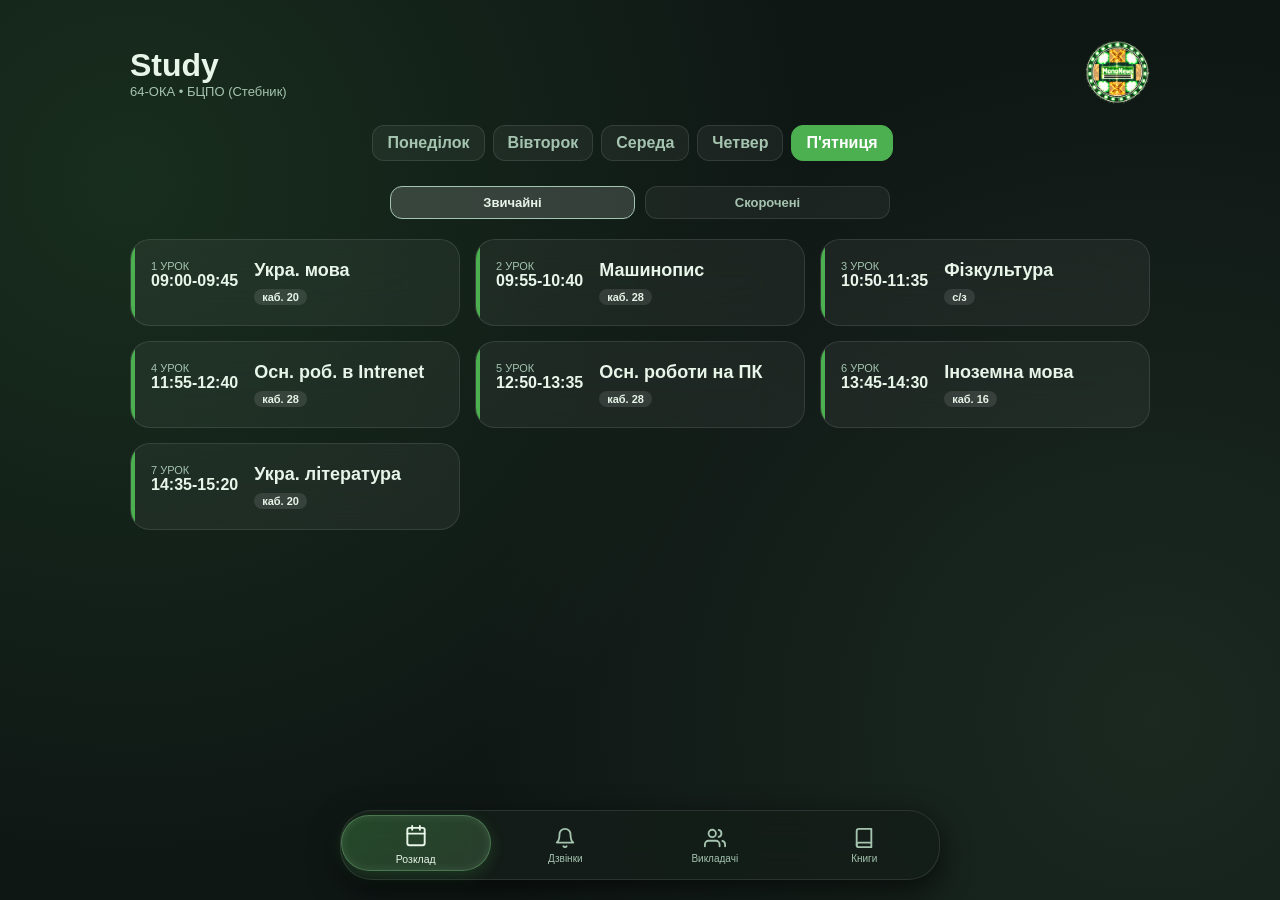
<file: study/index.html>
<!DOCTYPE html>
<html lang="uk">
<head>
    <meta charset="UTF-8">
    <meta name="viewport" content="width=device-width, initial-scale=1.0, maximum-scale=1.0, user-scalable=no">
    <title>Study - БЦПО 64-ОКА</title>
    
    <link rel="manifest" href="manifest.json">
    <meta name="theme-color" content="#4CAF50">
    <meta name="apple-mobile-web-app-capable" content="yes">
    <meta name="apple-mobile-web-app-title" content="Study">
    <meta name="apple-mobile-web-app-status-bar-style" content="black-translucent">
    <link rel="apple-touch-icon" href="stamp.png">

    <style>
        :root {
            --bg: #0f1715;
            --glass: rgba(255, 255, 255, 0.05);
            --glass-border: rgba(255, 255, 255, 0.1);
            --primary: #4CAF50;
            --accent: #81C784;
            --text: #E8F5E9;
            --text-muted: #A5C4B0;
            --danger: #FF5252;
        }
        
        body.theme-independence {
            --bg: #0a1930;
            --primary: #0057B7;
            --accent: #FFD700;
            --glass: rgba(255, 255, 255, 0.08);
            --glass-border: rgba(255, 215, 0, 0.3);
        }

        * { box-sizing: border-box; margin: 0; padding: 0; font-family: -apple-system, BlinkMacSystemFont, "Segoe UI", Roboto, sans-serif; -webkit-tap-highlight-color: transparent; }
        body { background: var(--bg); background-image: radial-gradient(circle at 10% 20%, rgba(76, 175, 80, 0.15) 0%, transparent 50%), radial-gradient(circle at 90% 80%, rgba(129, 199, 132, 0.1) 0%, transparent 50%); color: var(--text); min-height: 100vh; display: flex; justify-content: center; transition: background 0.5s; overflow-x: hidden; }
        
        .app-container { width: 100%; max-width: 430px; padding: 20px 20px 130px 20px; position: relative; }
        
        header { display: flex; justify-content: space-between; align-items: center; margin-bottom: 20px; margin-top: 10px; transition: 0.3s; }
        .header-title h1 { font-size: 24px; font-weight: 800; }
        .header-title p { font-size: 13px; color: var(--text-muted); }
        .stamp-img { width: 65px; height: 65px; border-radius: 50%; object-fit: cover; mix-blend-mode: screen; filter: contrast(1.2); transition: 0.3s; }

        .days-nav { display: flex; gap: 8px; overflow-x: auto; padding-bottom: 10px; margin-bottom: 15px; padding-right: 15px; scrollbar-width: thin; }
        .days-nav::-webkit-scrollbar { height: 4px; }
        .days-nav::-webkit-scrollbar-thumb { background: var(--glass-border); border-radius: 4px; }
        .day-btn { padding: 8px 14px; border-radius: 12px; background: var(--glass); border: 1px solid var(--glass-border); color: var(--text-muted); font-weight: 600; cursor: pointer; transition: 0.2s; white-space: nowrap; flex-shrink: 0; }
        .day-btn.active { background: var(--primary); color: white; border-color: var(--primary); }

        .schedule-mode-toggle { display: flex; gap: 10px; margin-bottom: 15px; }
        .schedule-mode-toggle button { flex: 1; padding: 8px; border-radius: 12px; background: var(--glass); border: 1px solid var(--glass-border); color: var(--text-muted); cursor: pointer; font-weight: 600; font-size: 13px; transition: 0.2s; }
        .schedule-mode-toggle button.active { background: rgba(255,255,255,0.15); color: var(--text); border-color: var(--text-muted); }

        .substitution-alert { background: rgba(255, 82, 82, 0.15); border: 1px solid rgba(255, 82, 82, 0.3); backdrop-filter: blur(20px); border-radius: 16px; padding: 16px; margin-bottom: 20px; display: none; animation: pulse 2s infinite alternate; align-items: center; gap: 12px; }
        .substitution-alert.show { display: flex; }
        @keyframes pulse { 0% { box-shadow: 0 0 0 0 rgba(255, 82, 82, 0.2); } 100% { box-shadow: 0 0 0 10px rgba(255, 82, 82, 0); } }
        .sub-text h3 { color: var(--danger); font-size: 15px; margin-bottom: 4px; }
        .sub-text p { font-size: 13px; color: var(--text); line-height: 1.4; }

        .class-card { 
            background: var(--glass); backdrop-filter: blur(24px); border: 1px solid var(--glass-border); 
            border-radius: 20px; padding: 16px; margin-bottom: 12px; display: flex; gap: 16px; 
            position: relative; transition: transform 0.3s cubic-bezier(0.34, 1.56, 0.64, 1), box-shadow 0.3s; 
            cursor: pointer; overflow: hidden;
        }
        .class-card:hover { transform: scale(1.02); box-shadow: 0 10px 25px rgba(0,0,0,0.3); z-index: 10; }
        .class-card::before { content: ''; position: absolute; top: 0; left: 0; width: 4px; height: 100%; background: var(--primary); border-radius: 4px 0 0 4px; }
        .class-card.is-sub { background: rgba(255, 82, 82, 0.05); border-color: rgba(255, 82, 82, 0.2); }
        .class-card.is-sub::before { background: var(--danger); }
        
        .time-col { display: flex; flex-direction: column; min-width: 75px; }
        .time-start { font-weight: bold; font-size: 14px; }
        .time-start.short-time { color: var(--accent); }
        .lesson-num { font-size: 11px; color: var(--text-muted); text-transform: uppercase; }
        
        .info-col { flex: 1; display: flex; flex-direction: column; justify-content: center; }
        .info-col h3 { font-size: 16px; margin-bottom: 4px; }
        .room-badge { display: inline-block; background: rgba(255,255,255,0.1); padding: 2px 8px; border-radius: 8px; font-size: 11px; margin-top: 4px; font-weight: 600; align-self: flex-start; }
        
        .sub-badge { color: var(--danger); font-size: 12px; font-weight: bold; margin-top: 4px; display: flex; align-items: center; gap: 6px; }
        .sub-badge svg { width: 14px; height: 14px; stroke: currentColor; fill: none; stroke-width: 2; stroke-linecap: round; stroke-linejoin: round; }
        .old-info { text-decoration: line-through; opacity: 0.5; font-size: 12px; margin-top: 2px; display: block; }
        
        .time-info {
            max-height: 0; opacity: 0; overflow: hidden; transition: all 0.3s ease;
            font-size: 12px; font-weight: 600; margin-top: 0;
            display: flex; align-items: center; gap: 6px;
        }
        .class-card:hover .time-info { max-height: 30px; opacity: 1; margin-top: 8px; }
        .time-info svg { width: 14px; height: 14px; stroke: currentColor; fill: none; stroke-width: 2; stroke-linecap: round; stroke-linejoin: round; }

        .bell-toggle { display: flex; gap: 10px; margin-bottom: 20px; }
        .bell-toggle button { flex: 1; padding: 10px; border-radius: 12px; background: var(--glass); border: 1px solid var(--glass-border); color: var(--text); cursor: pointer; font-weight: 600; }
        .bell-toggle button.active { background: var(--primary); border-color: var(--primary); color: white; }
        
        .bell-row { display: flex; justify-content: space-between; align-items: center; padding: 12px 16px; background: var(--glass); border: 1px solid var(--glass-border); border-radius: 12px; margin-bottom: 8px; }
        .bell-num { font-weight: bold; color: var(--accent); width: 30px; }
        .bell-time { flex: 1; font-size: 15px; }
        .bell-break { font-size: 12px; color: var(--text-muted); background: rgba(255,255,255,0.1); padding: 2px 8px; border-radius: 6px; }

        .teacher-card { background: var(--glass); backdrop-filter: blur(24px); border: 1px solid var(--glass-border); border-radius: 16px; padding: 16px; margin-bottom: 12px; }
        .teacher-card h3 { font-size: 16px; margin-bottom: 6px; color: var(--primary); }
        .teacher-card .subjects { font-size: 13px; color: var(--text); margin-bottom: 8px; line-height: 1.4; }
        .teacher-card .room { display: inline-flex; align-items: center; gap: 6px; font-size: 12px; font-weight: 600; color: var(--accent); background: rgba(129, 199, 132, 0.1); padding: 4px 10px; border-radius: 8px; }
        .teacher-card .room svg { width: 14px; height: 14px; stroke: currentColor; fill: none; stroke-width: 2; }

        .book-card { display: flex; gap: 16px; background: var(--glass); backdrop-filter: blur(24px); border: 1px solid var(--glass-border); border-radius: 16px; padding: 12px; margin-bottom: 12px; }
        .book-cover { width: 80px; height: 110px; border-radius: 8px; object-fit: cover; background: rgba(255,255,255,0.1); display: flex; align-items: center; justify-content: center; color: var(--text-muted); font-size: 24px; flex-shrink: 0; }
        .book-cover img { width: 100%; height: 100%; object-fit: cover; border-radius: 8px; }
        .book-info { flex: 1; display: flex; flex-direction: column; justify-content: center; }
        .book-info h3 { font-size: 15px; margin-bottom: 4px; line-height: 1.3; }
        .book-info p { font-size: 12px; color: var(--text-muted); margin-bottom: 10px; }
        .book-actions { display: flex; gap: 8px; }
        .btn-book { padding: 6px 12px; border-radius: 8px; font-size: 12px; font-weight: 600; text-decoration: none; display: inline-flex; align-items: center; gap: 4px; }
        .btn-read { background: var(--primary); color: white; }
        .btn-download { background: rgba(255,255,255,0.1); color: var(--text); }

        .liquid-nav-container {
            position: fixed; bottom: 20px; left: 50%; transform: translateX(-50%);
            width: calc(100% - 40px); max-width: 390px; height: 64px;
            background: rgba(20, 30, 25, 0.85);
            backdrop-filter: blur(30px); -webkit-backdrop-filter: blur(30px);
            border: 1px solid var(--glass-border);
            border-radius: 32px;
            box-shadow: 0 10px 30px rgba(0,0,0,0.6);
            z-index: 100; display: flex; justify-content: space-around; align-items: center;
            touch-action: none; transition: 0.3s;
        }

        .nav-blob {
            position: absolute; top: 4px; left: 0;
            width: calc(100% / 4);
            height: 56px;
            background: linear-gradient(135deg, rgba(76, 175, 80, 0.3), rgba(129, 199, 132, 0.2));
            border: 1px solid rgba(129, 199, 132, 0.4);
            border-radius: 28px;
            backdrop-filter: blur(10px);
            box-shadow: 0 4px 15px rgba(76, 175, 80, 0.2), inset 0 0 10px rgba(255,255,255,0.1);
            transition: transform 0.4s cubic-bezier(0.34, 1.56, 0.64, 1);
            z-index: 1;
            pointer-events: none;
        }

        .nav-item {
            position: relative; z-index: 2; flex: 1; height: 100%;
            display: flex; flex-direction: column; justify-content: center; align-items: center;
            color: var(--text-muted); font-size: 10px; cursor: pointer;
            transition: color 0.3s, transform 0.3s;
        }
        .nav-item.active { color: var(--text); transform: scale(1.05); }
        .nav-icon svg { width: 22px; height: 22px; stroke: currentColor; fill: none; stroke-width: 2; stroke-linecap: round; stroke-linejoin: round; transition: transform 0.3s; margin-bottom: 2px; }
        .nav-item.active .nav-icon svg { transform: translateY(-2px); }

        .screen { display: none; } .screen.active { display: block; animation: fadeIn 0.3s ease; }
        @keyframes fadeIn { from { opacity: 0; transform: translateY(10px); } to { opacity: 1; transform: translateY(0); } }

        /* УМНАЯ АДАПТАЦИЯ ДЛЯ ПЛАНШЕТОВ И АЛЬБОМНОГО РЕЖИМА */
        @media (min-width: 700px), (orientation: landscape) and (min-height: 400px) {
            .app-container { max-width: 1100px; padding: 30px 40px 160px 40px; }
            header { margin-bottom: 20px; }
            .header-title h1 { font-size: 32px; }
            .days-nav { justify-content: center; }
            .schedule-mode-toggle { max-width: 500px; margin: 0 auto 20px auto; }
            
            #scheduleList { 
                display: grid; 
                grid-template-columns: repeat(auto-fill, minmax(320px, 1fr)); 
                gap: 15px; 
            }
            .class-card { margin-bottom: 0; padding: 20px; }
            .info-col h3 { font-size: 18px; }
            .time-start { font-size: 16px; }
            
            .liquid-nav-container { max-width: 600px; height: 70px; bottom: 20px; }
            #teachersList, #booksList { 
                display: grid; 
                grid-template-columns: repeat(auto-fill, minmax(320px, 1fr)); 
                gap: 15px; 
            }
            .teacher-card, .book-card { margin-bottom: 0; }
        }
    </style>
</head>
<body>

<div class="app-container">
    <header>
        <div class="header-title">
            <h1>Study</h1>
            <p>64-ОКА • БЦПО (Стебник)</p>
        </div>
        <img src="stamp.png" alt="Logo" class="stamp-img">
    </header>

    <div id="tab-schedule" class="screen active">
        <div class="days-nav" id="daysNav"></div>
        <div class="schedule-mode-toggle">
            <button id="btnModeRegular" class="active" onclick="setScheduleMode('regular')">Звичайні</button>
            <button id="btnModeShort" onclick="setScheduleMode('short')">Скорочені</button>
        </div>
        <div class="substitution-alert" id="subAlert">
            <div style="color: #FF5252;">
                <svg width="24" height="24" viewBox="0 0 24 24" fill="none" stroke="currentColor" stroke-width="2" stroke-linecap="round" stroke-linejoin="round"><path d="M10.29 3.86L1.82 18a2 2 0 0 0 1.71 3h16.94a2 2 0 0 0 1.71-3L13.71 3.86a2 2 0 0 0-3.42 0z"></path><line x1="12" y1="9" x2="12" y2="13"></line><line x1="12" y1="17" x2="12.01" y2="17"></line></svg>
            </div>
            <div class="sub-text">
                <h3>Увага! Заміни</h3>
                <p id="subAlertText"></p>
            </div>
        </div>
        <div id="scheduleList"></div>
    </div>

    <div id="tab-bells" class="screen">
        <h2 style="margin-bottom: 15px;">Розклад дзвінків</h2>
        <div class="bell-toggle">
            <button id="btnRegular" class="active" onclick="switchBells('regular')">Звичайні</button>
            <button id="btnShort" onclick="switchBells('short')">Скорочені</button>
        </div>
        <div id="bellsList"></div>
    </div>

    <div id="tab-teachers" class="screen">
        <h2 style="margin-bottom: 15px;">Викладачі</h2>
        <div id="teachersList"></div>
    </div>

    <div id="tab-books" class="screen">
        <h2 style="margin-bottom: 15px;">Бібліотека</h2>
        <div id="booksList"></div>
    </div>
</div>

<div class="liquid-nav-container" id="liquidNav">
    <div class="nav-blob" id="navBlob"></div>
    
    <div class="nav-item active" data-index="0" onclick="switchTab('schedule', this, 0)">
        <span class="nav-icon">
            <svg viewBox="0 0 24 24"><rect x="3" y="4" width="18" height="18" rx="2" ry="2"></rect><line x1="16" y1="2" x2="16" y2="6"></line><line x1="8" y1="2" x2="8" y2="6"></line><line x1="3" y1="10" x2="21" y2="10"></line></svg>
        </span>
        <span>Розклад</span>
    </div>
    <div class="nav-item" data-index="1" onclick="switchTab('bells', this, 1)">
        <span class="nav-icon">
            <svg viewBox="0 0 24 24"><path d="M18 8A6 6 0 0 0 6 8c0 7-3 9-3 9h18s-3-2-3-9"></path><path d="M13.73 21a2 2 0 0 1-3.46 0"></path></svg>
        </span>
        <span>Дзвінки</span>
    </div>
    <div class="nav-item" data-index="2" onclick="switchTab('teachers', this, 2)">
        <span class="nav-icon">
            <svg viewBox="0 0 24 24"><path d="M17 21v-2a4 4 0 0 0-4-4H5a4 4 0 0 0-4 4v2"></path><circle cx="9" cy="7" r="4"></circle><path d="M23 21v-2a4 4 0 0 0-3-3.87"></path><path d="M16 3.13a4 4 0 0 1 0 7.75"></path></svg>
        </span>
        <span>Викладачі</span>
    </div>
    <div class="nav-item" data-index="3" onclick="switchTab('books', this, 3)">
        <span class="nav-icon">
            <svg viewBox="0 0 24 24"><path d="M4 19.5A2.5 2.5 0 0 1 6.5 17H20"></path><path d="M6.5 2H20v20H6.5A2.5 2.5 0 0 1 4 19.5v-15A2.5 2.5 0 0 1 6.5 2z"></path></svg>
        </span>
        <span>Книги</span>
    </div>
</div>

<script src="data.js"></script>

<script>
    const ICONS = {
        warning: `<svg viewBox="0 0 24 24"><path d="M10.29 3.86L1.82 18a2 2 0 0 0 1.71 3h16.94a2 2 0 0 0 1.71-3L13.71 3.86a2 2 0 0 0-3.42 0z"></path><line x1="12" y1="9" x2="12" y2="13"></line><line x1="12" y1="17" x2="12.01" y2="17"></line></svg>`,
        clock: `<svg viewBox="0 0 24 24"><circle cx="12" cy="12" r="10"></circle><polyline points="12 6 12 12 16 14"></polyline></svg>`,
        play: `<svg viewBox="0 0 24 24"><polygon points="5 3 19 12 5 21 5 3"></polygon></svg>`,
        check: `<svg viewBox="0 0 24 24"><polyline points="20 6 9 17 4 12"></polyline></svg>`,
        location: `<svg viewBox="0 0 24 24"><path d="M21 10c0 7-9 13-9 13s-9-6-9-13a9 9 0 0 1 18 0z"></path><circle cx="12" cy="10" r="3"></circle></svg>`,
        book: `<svg viewBox="0 0 24 24"><path d="M4 19.5A2.5 2.5 0 0 1 6.5 17H20"></path><path d="M6.5 2H20v20H6.5A2.5 2.5 0 0 1 4 19.5v-15A2.5 2.5 0 0 1 6.5 2z"></path></svg>`
    };

    const daysOfWeek = ["Понеділок", "Вівторок", "Середа", "Четвер", "П'ятниця"];
    let currentDay = "Понеділок";
    let isShortenedMode = false; 

    document.addEventListener('DOMContentLoaded', () => {
        checkHoliday();
        const today = new Date().getDay(); 
        if (today >= 1 && today <= 5) {
            currentDay = daysOfWeek[today - 1];
        }
        renderDaysNav();
        renderSchedule();
        renderBells(regularBells); 
        renderTeachers();
        renderBooks();
        setInterval(updateCardTimes, 60000); 
        
        setTimeout(() => moveBlob(0), 100);
    });

    function checkHoliday() {
        const now = new Date();
        const month = String(now.getMonth() + 1).padStart(2, '0');
        const day = String(now.getDate()).padStart(2, '0');
        const dateKey = `${month}-${day}`;
        if (holidays && holidays[dateKey] && dateKey === "08-24") {
            document.body.classList.add('theme-independence');
        }
    }

    function renderDaysNav() {
        const nav = document.getElementById('daysNav');
        nav.innerHTML = '';
        daysOfWeek.forEach(day => {
            const btn = document.createElement('div');
            btn.className = `day-btn ${day === currentDay ? 'active' : ''}`;
            btn.innerText = day;
            btn.onclick = () => {
                currentDay = day;
                renderDaysNav();
                renderSchedule();
            };
            nav.appendChild(btn);
        });
    }

    function setScheduleMode(mode) {
        isShortenedMode = (mode === 'short');
        document.getElementById('btnModeRegular').classList.toggle('active', !isShortenedMode);
        document.getElementById('btnModeShort').classList.toggle('active', isShortenedMode);
        renderSchedule();
    }

    function getMinutesText(mins) {
        if (mins % 10 === 1 && mins % 100 !== 11) return `${mins} хвилину`;
        if ([2, 3, 4].includes(mins % 10) && ![12, 13, 14].includes(mins % 100)) return `${mins} хвилини`;
        return `${mins} хвилин`;
    }

    function updateCardTimes() {
        const now = new Date();
        const currentMins = now.getHours() * 60 + now.getMinutes();
        document.querySelectorAll('.class-card').forEach(card => {
            const timeInfo = card.querySelector('.time-info');
            if (!timeInfo) return;
            const startMins = parseInt(card.dataset.start);
            const endMins = parseInt(card.dataset.end);
            
            if (currentDay === daysOfWeek[now.getDay() - 1]) {
                if (currentMins >= startMins && currentMins < endMins) {
                    const endTimeStr = card.querySelector('.time-start').innerText.split('-')[1];
                    timeInfo.innerHTML = `${ICONS.play} Зараз триває (до ${endTimeStr})`;
                    timeInfo.style.color = "var(--primary)";
                } else if (currentMins < startMins) {
                    const diff = startMins - currentMins;
                    timeInfo.innerHTML = `${ICONS.clock} До початку ${getMinutesText(diff)}`;
                    timeInfo.style.color = "var(--accent)";
                } else {
                    timeInfo.innerHTML = `${ICONS.check} Вже закінчилась`;
                    timeInfo.style.color = "var(--text-muted)";
                }
            } else {
                timeInfo.innerHTML = ""; 
            }
        });
    }

    function renderSchedule() {
        const list = document.getElementById('scheduleList');
        const alertBox = document.getElementById('subAlert');
        const alertText = document.getElementById('subAlertText');
        
        list.innerHTML = '';
        alertBox.classList.remove('show');

        const now = new Date();
        const currentDayIndex = daysOfWeek.indexOf(currentDay);
        const todayIndex = now.getDay() - 1; 
        const diffDays = currentDayIndex - todayIndex;
        const targetDate = new Date(now);
        targetDate.setDate(now.getDate() + diffDays);
        
        const yyyy = targetDate.getFullYear();
        const mm = String(targetDate.getMonth() + 1).padStart(2, '0');
        const dd = String(targetDate.getDate()).padStart(2, '0');
        const dateStr = `${yyyy}-${mm}-${dd}`;

        const daySchedule = weeklySchedule[currentDay] || [];
        const todaySubs = substitutions[dateStr];

        if (todaySubs && todaySubs.length > 0) {
            alertBox.classList.add('show');
            alertText.innerText = `На цей день є зміни. Перевірте розклад!`;
        }

        if (daySchedule.length === 0) {
            list.innerHTML = '<p style="text-align:center; color: var(--text-muted); margin-top: 20px;">Пар немає. Відпочиваємо! 🎉</p>';
            return;
        }

        daySchedule.forEach((lesson) => {
            let sub = null;
            if (todaySubs) {
                sub = todaySubs.find(s => s.num === lesson.num);
            }

            let displayTime = lesson.time;
            if (isShortenedMode) {
                const shortBell = shortBells.find(b => b.num === lesson.num);
                if (shortBell) displayTime = shortBell.time.replace(/\s+/g, '');
            }

            const [startH, startM] = displayTime.split('-')[0].split(':');
            const [endH, endM] = displayTime.split('-')[1].split(':');
            const startMins = parseInt(startH) * 60 + parseInt(startM);
            const endMins = parseInt(endH) * 60 + parseInt(endM);

            const card = document.createElement('div');
            card.className = `class-card ${sub ? 'is-sub' : ''}`;
            card.dataset.start = startMins;
            card.dataset.end = endMins;
            
            // ЗДЕСЬ ИЗМЕНЕНО "пара" НА "урок"
            let html = `
                <div class="time-col">
                    <span class="lesson-num">${lesson.num} урок</span>
                    <span class="time-start ${isShortenedMode ? 'short-time' : ''}">${displayTime}</span>
                </div>
                <div class="info-col">
            `;

            if (sub) {
                html += `
                    <h3>${sub.subject}</h3>
                    <span class="sub-badge">${ICONS.warning} Заміна</span>
                    <span class="old-info">Було: ${lesson.subject}</span>
                `;
            } else {
                html += `
                    <h3>${lesson.subject}</h3>
                    ${lesson.room ? `<span class="room-badge">${lesson.room}</span>` : ''}
                `;
            }

            html += `<div class="time-info"></div></div>`;
            card.innerHTML = html;
            list.appendChild(card);
        });

        updateCardTimes();
    }

    function renderBells(data) {
        const list = document.getElementById('bellsList');
        list.innerHTML = '';
        data.forEach(bell => {
            const row = document.createElement('div');
            row.className = 'bell-row';
            row.innerHTML = `
                <div class="bell-num">${bell.num}</div>
                <div class="bell-time">${bell.time}</div>
                <div class="bell-break">${bell.break}</div>
            `;
            list.appendChild(row);
        });
    }

    function switchBells(type) {
        document.getElementById('btnRegular').classList.remove('active');
        document.getElementById('btnShort').classList.remove('active');
        if (type === 'regular') {
            document.getElementById('btnRegular').classList.add('active');
            renderBells(regularBells);
        } else {
            document.getElementById('btnShort').classList.add('active');
            renderBells(shortBells);
        }
    }

    function renderTeachers() {
        const list = document.getElementById('teachersList');
        if (!list) return;
        list.innerHTML = '';
        if (typeof teachersList === 'undefined') return;

        teachersList.forEach(teacher => {
            const card = document.createElement('div');
            card.className = 'teacher-card';
            card.innerHTML = `
                <h3>${teacher.name}</h3>
                <div class="subjects">${teacher.subjects}</div>
                <div class="room">${ICONS.location} ${teacher.room}</div>
            `;
            list.appendChild(card);
        });
    }

    function renderBooks() {
        const list = document.getElementById('booksList');
        if (!list) return;
        list.innerHTML = '';

        if (typeof booksList === 'undefined' || booksList.length === 0) {
            list.innerHTML = '<p style="text-align:center; color: var(--text-muted);">Книг поки немає.</p>';
            return;
        }

        booksList.forEach(book => {
            const card = document.createElement('div');
            card.className = 'book-card';
            
            const coverHTML = book.cover 
                ? `<img src="${book.cover}" alt="${book.title}">` 
                : `<span>${ICONS.book}</span>`;

            card.innerHTML = `
                <div class="book-cover">${coverHTML}</div>
                <div class="book-info">
                    <h3>${book.title}</h3>
                    <p>${book.author}</p>
                    <div class="book-actions">
                        <a href="reader.html?file=${book.file}" class="btn-book btn-read">Читати</a>
                        <a href="${book.file}" download class="btn-book btn-download">Скачати</a>
                    </div>
                </div>
            `;
            list.appendChild(card);
        });
    }

    const navContainer = document.getElementById('liquidNav');
    const navBlob = document.getElementById('navBlob');
    const navItems = document.querySelectorAll('.nav-item');
    const itemWidth = navContainer.offsetWidth / navItems.length;

    let isDragging = false;
    let startX = 0;
    let currentBlobX = 0;
    let currentIndex = 0;

    function moveBlob(index) {
        currentIndex = index;
        const targetX = index * itemWidth;
        navBlob.style.transition = 'transform 0.4s cubic-bezier(0.34, 1.56, 0.64, 1)';
        navBlob.style.transform = `translateX(${targetX}px)`;
        navItems.forEach((item, i) => {
            item.classList.toggle('active', i === index);
        });
    }

    function switchTab(tabId, navElement, index) {
        document.querySelectorAll('.screen').forEach(el => el.classList.remove('active'));
        document.getElementById('tab-' + tabId).classList.add('active');
        moveBlob(index);
    }

    function onDragStart(e) {
        isDragging = true;
        startX = e.type.includes('mouse') ? e.pageX : e.touches[0].pageX;
        currentBlobX = currentIndex * itemWidth;
        navBlob.style.transition = 'none';
    }

    function onDragMove(e) {
        if (!isDragging) return;
        const x = e.type.includes('mouse') ? e.pageX : e.touches[0].pageX;
        const walk = (x - startX);
        let newX = currentBlobX + walk;
        if (newX < 0) newX = 0;
        if (newX > itemWidth * (navItems.length - 1)) newX = itemWidth * (navItems.length - 1);
        navBlob.style.transform = `translateX(${newX}px)`;
    }

    function onDragEnd() {
        if (!isDragging) return;
        isDragging = false;
        const transformValue = window.getComputedStyle(navBlob).transform;
        let currentX = 0;
        if (transformValue !== 'none') {
            const matrix = new DOMMatrix(transformValue);
            currentX = matrix.m41;
        }
        const nearestIndex = Math.round(currentX / itemWidth);
        navBlob.style.transition = 'transform 0.4s cubic-bezier(0.34, 1.56, 0.64, 1)';
        moveBlob(nearestIndex);
        navItems[nearestIndex].click();
    }

    navContainer.addEventListener('mousedown', onDragStart);
    navContainer.addEventListener('mousemove', onDragMove);
    navContainer.addEventListener('mouseup', onDragEnd);
    navContainer.addEventListener('mouseleave', onDragEnd);
    navContainer.addEventListener('touchstart', onDragStart, { passive: true });
    navContainer.addEventListener('touchmove', onDragMove, { passive: true });
    navContainer.addEventListener('touchend', onDragEnd);
    
    window.addEventListener('resize', () => {
        const newItemWidth = navContainer.offsetWidth / navItems.length;
        moveBlob(currentIndex);
    });
</script>

<script>
  if ('serviceWorker' in navigator) {
    window.addEventListener('load', () => {
      navigator.serviceWorker.register('sw.js')
        .then(registration => { console.log('SW OK'); })
        .catch(err => { console.log('SW Error', err); });
    });
  }
</script>

</body>
</html>
</file>
